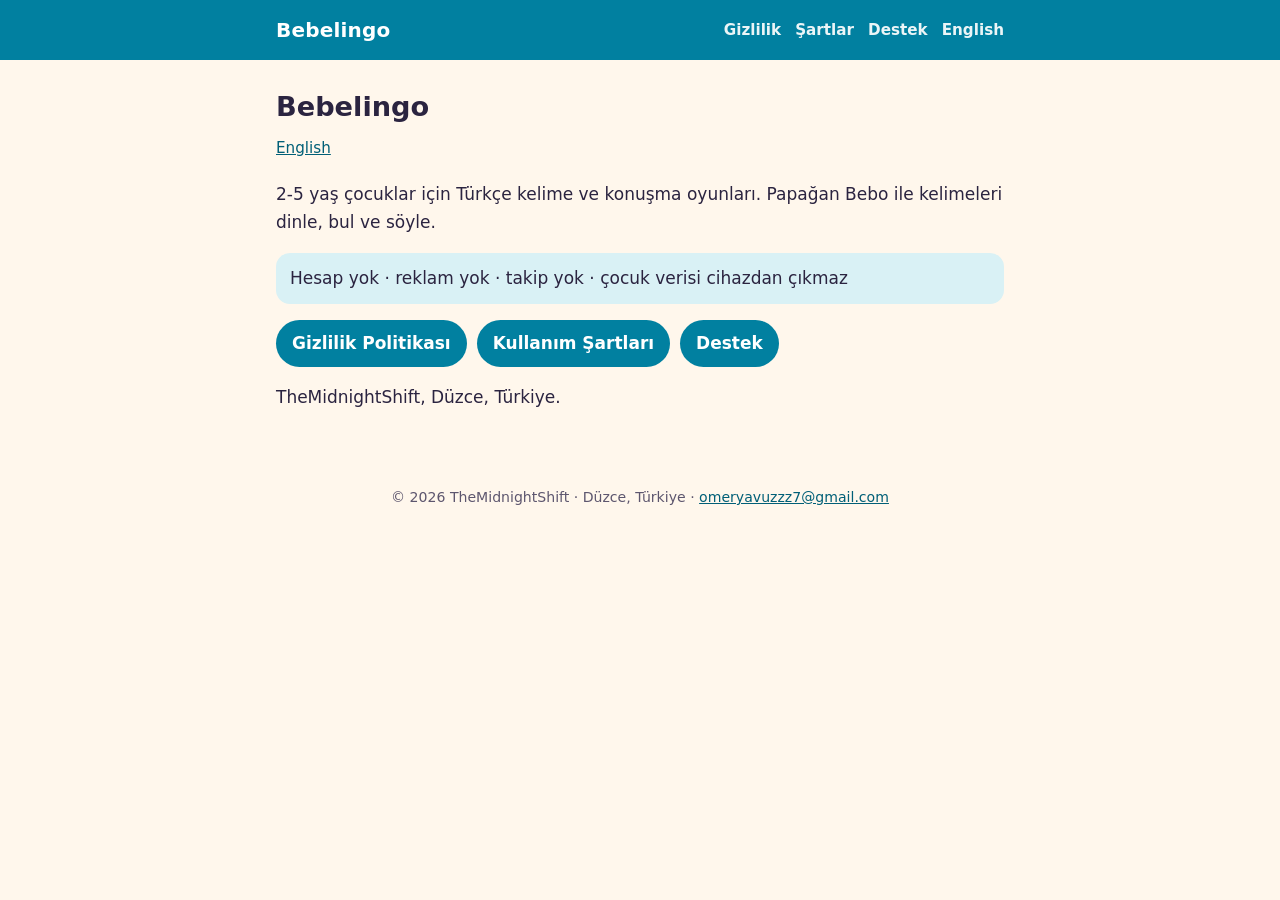
<file: index.html>
<!doctype html>
<html lang="tr">
<head>
<meta charset="utf-8">
<meta name="viewport" content="width=device-width, initial-scale=1">
<title>Bebelingo</title>
<meta name="description" content="Bebelingo: 2-5 yaş için Türkçe kelime ve konuşma oyunları. Bebelingo.">
<link rel="stylesheet" href="style.css">
<link rel="icon" href="icon.png">
</head>
<body>
<header><div class="wrap">
<a class="brand" href="index.html">Bebelingo</a>
<nav><a href="privacy.html">Gizlilik</a><a href="terms.html">Şartlar</a><a href="support.html">Destek</a><a href="index-en.html" hreflang="en">English</a></nav>
</div></header>
<main class="wrap">
<h1>Bebelingo</h1>
<p class="meta"><a class="lang" href="index-en.html" hreflang="en">English</a></p>
<p>2-5 yaş çocuklar için Türkçe kelime ve konuşma oyunları. Papağan Bebo ile kelimeleri dinle, bul ve söyle.</p>
<div class="note">Hesap yok · reklam yok · takip yok · çocuk verisi cihazdan çıkmaz</div>
<div class="buttons"><a href="privacy.html">Gizlilik Politikası</a><a href="terms.html">Kullanım Şartları</a><a href="support.html">Destek</a></div>
<p>TheMidnightShift, Düzce, Türkiye.</p>
</main>
<footer>© 2026 TheMidnightShift · Düzce, Türkiye · <a href="mailto:omeryavuzzz7@gmail.com">omeryavuzzz7@gmail.com</a></footer>
</body>
</html>
</file>
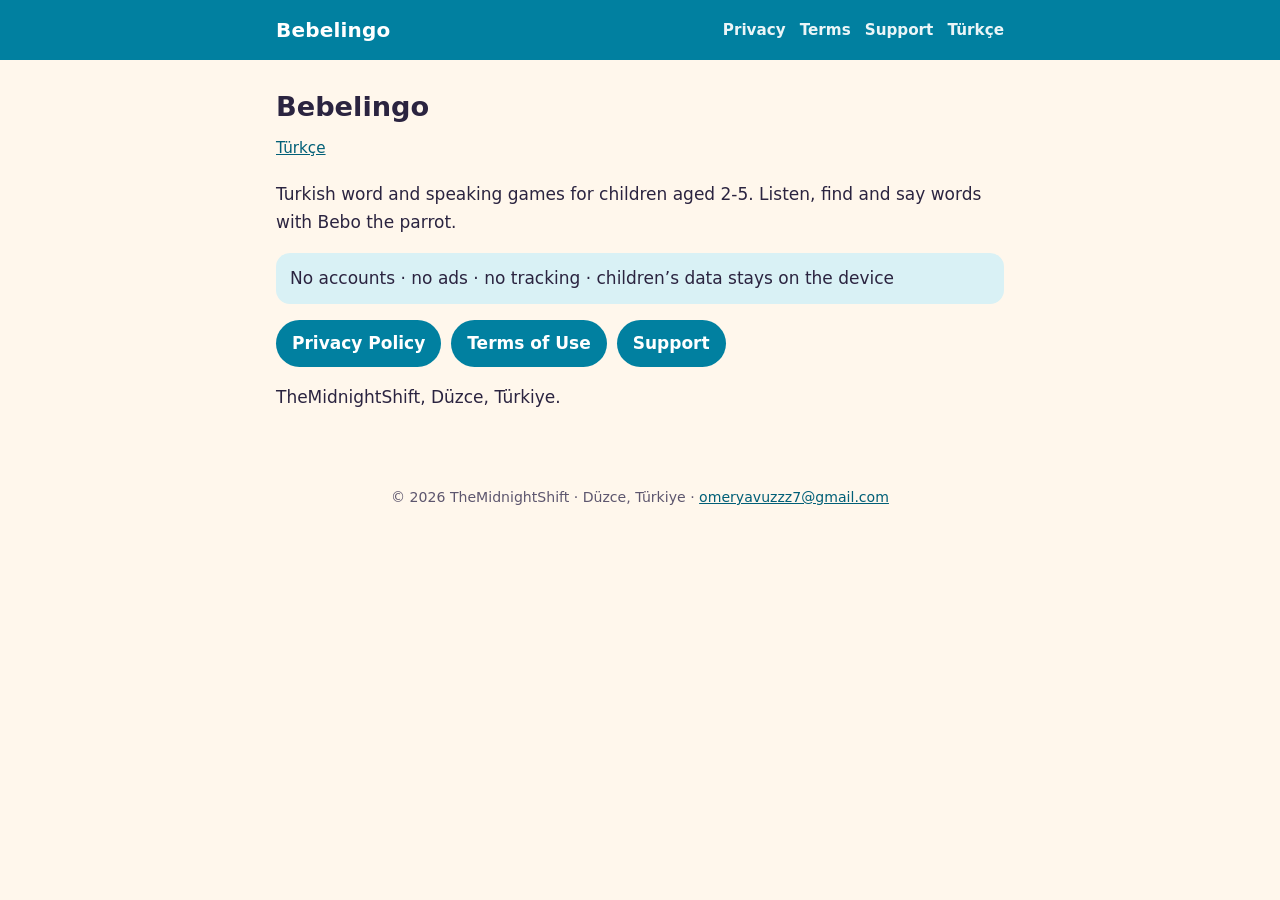
<file: index-en.html>
<!doctype html>
<html lang="en">
<head>
<meta charset="utf-8">
<meta name="viewport" content="width=device-width, initial-scale=1">
<title>Bebelingo</title>
<meta name="description" content="Bebelingo: 2-5 yaş için Türkçe kelime ve konuşma oyunları. Bebelingo.">
<link rel="stylesheet" href="style.css">
<link rel="icon" href="icon.png">
</head>
<body>
<header><div class="wrap">
<a class="brand" href="index-en.html">Bebelingo</a>
<nav><a href="privacy-en.html">Privacy</a><a href="terms-en.html">Terms</a><a href="support-en.html">Support</a><a href="index.html" hreflang="tr">Türkçe</a></nav>
</div></header>
<main class="wrap">
<h1>Bebelingo</h1>
<p class="meta"><a class="lang" href="index.html" hreflang="tr">Türkçe</a></p>
<p>Turkish word and speaking games for children aged 2-5. Listen, find and say words with Bebo the parrot.</p>
<div class="note">No accounts · no ads · no tracking · children’s data stays on the device</div>
<div class="buttons"><a href="privacy-en.html">Privacy Policy</a><a href="terms-en.html">Terms of Use</a><a href="support-en.html">Support</a></div>
<p>TheMidnightShift, Düzce, Türkiye.</p>
</main>
<footer>© 2026 TheMidnightShift · Düzce, Türkiye · <a href="mailto:omeryavuzzz7@gmail.com">omeryavuzzz7@gmail.com</a></footer>
</body>
</html>
</file>
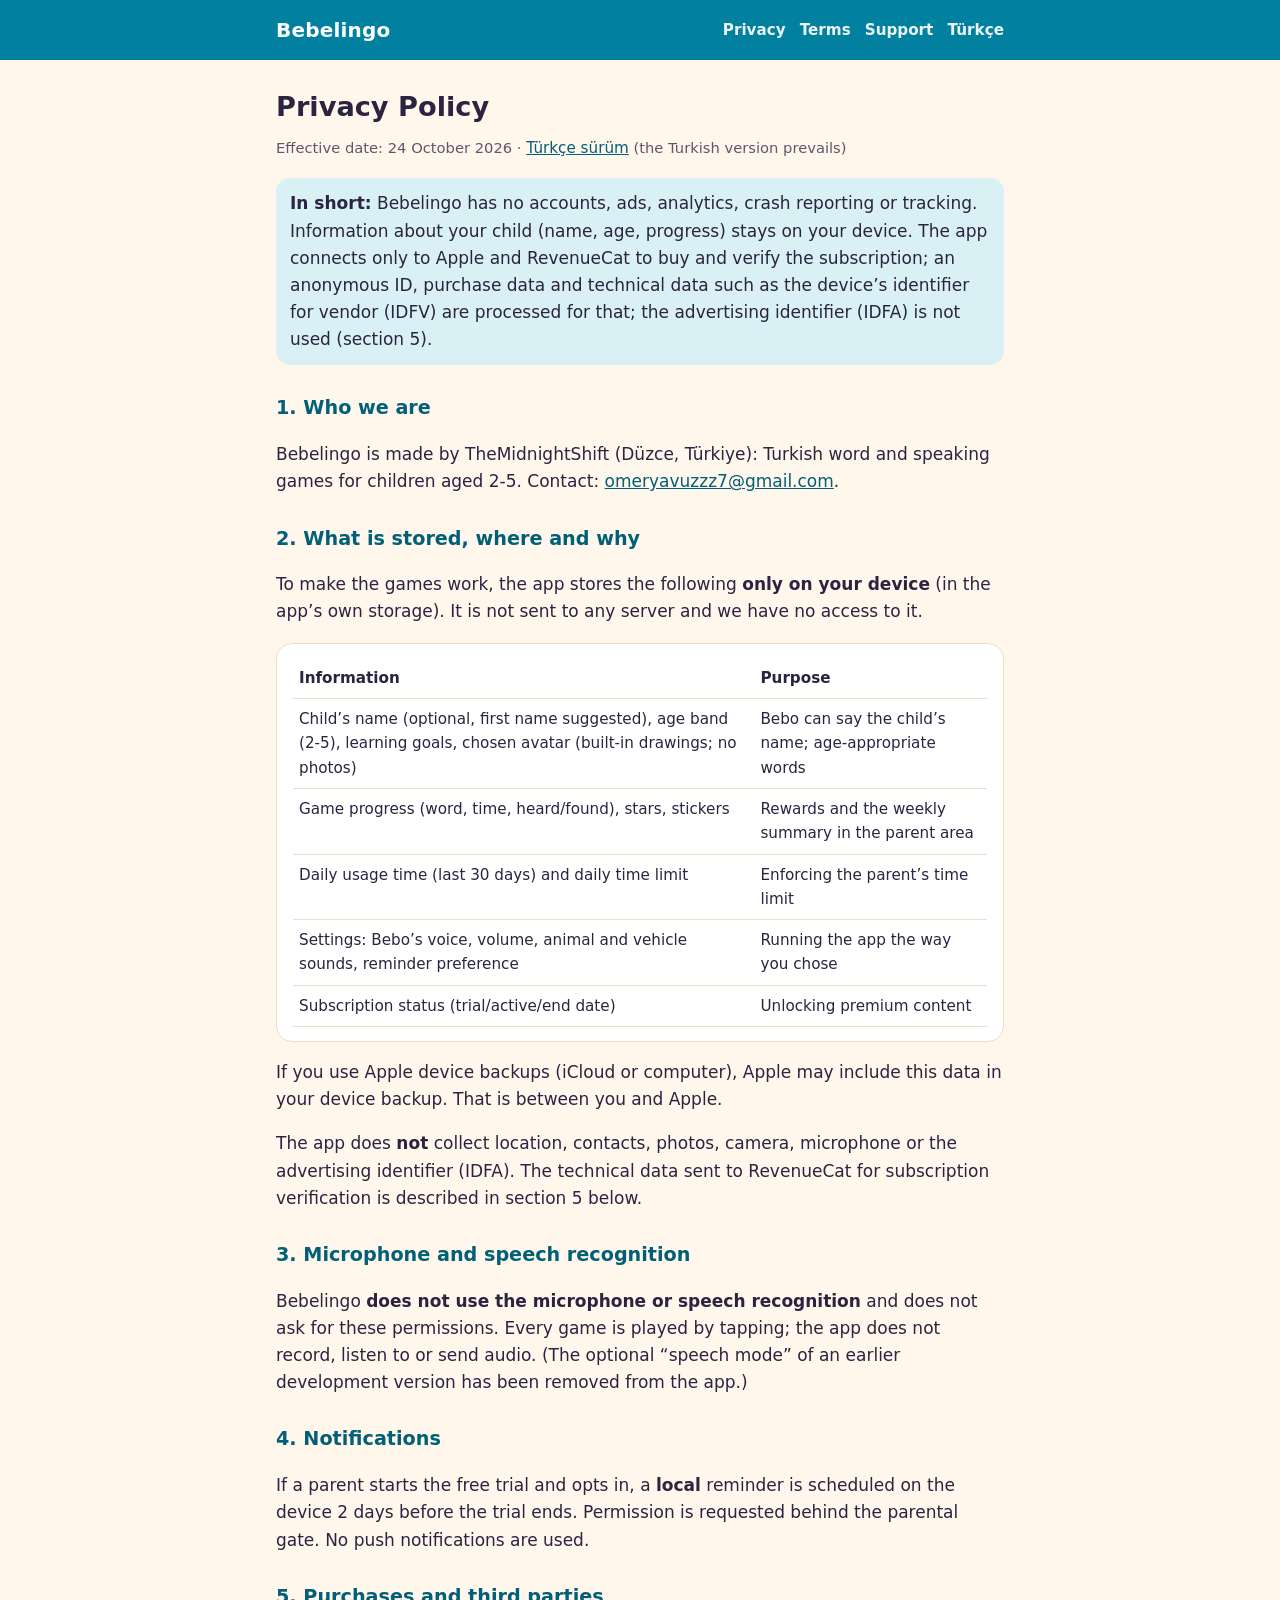
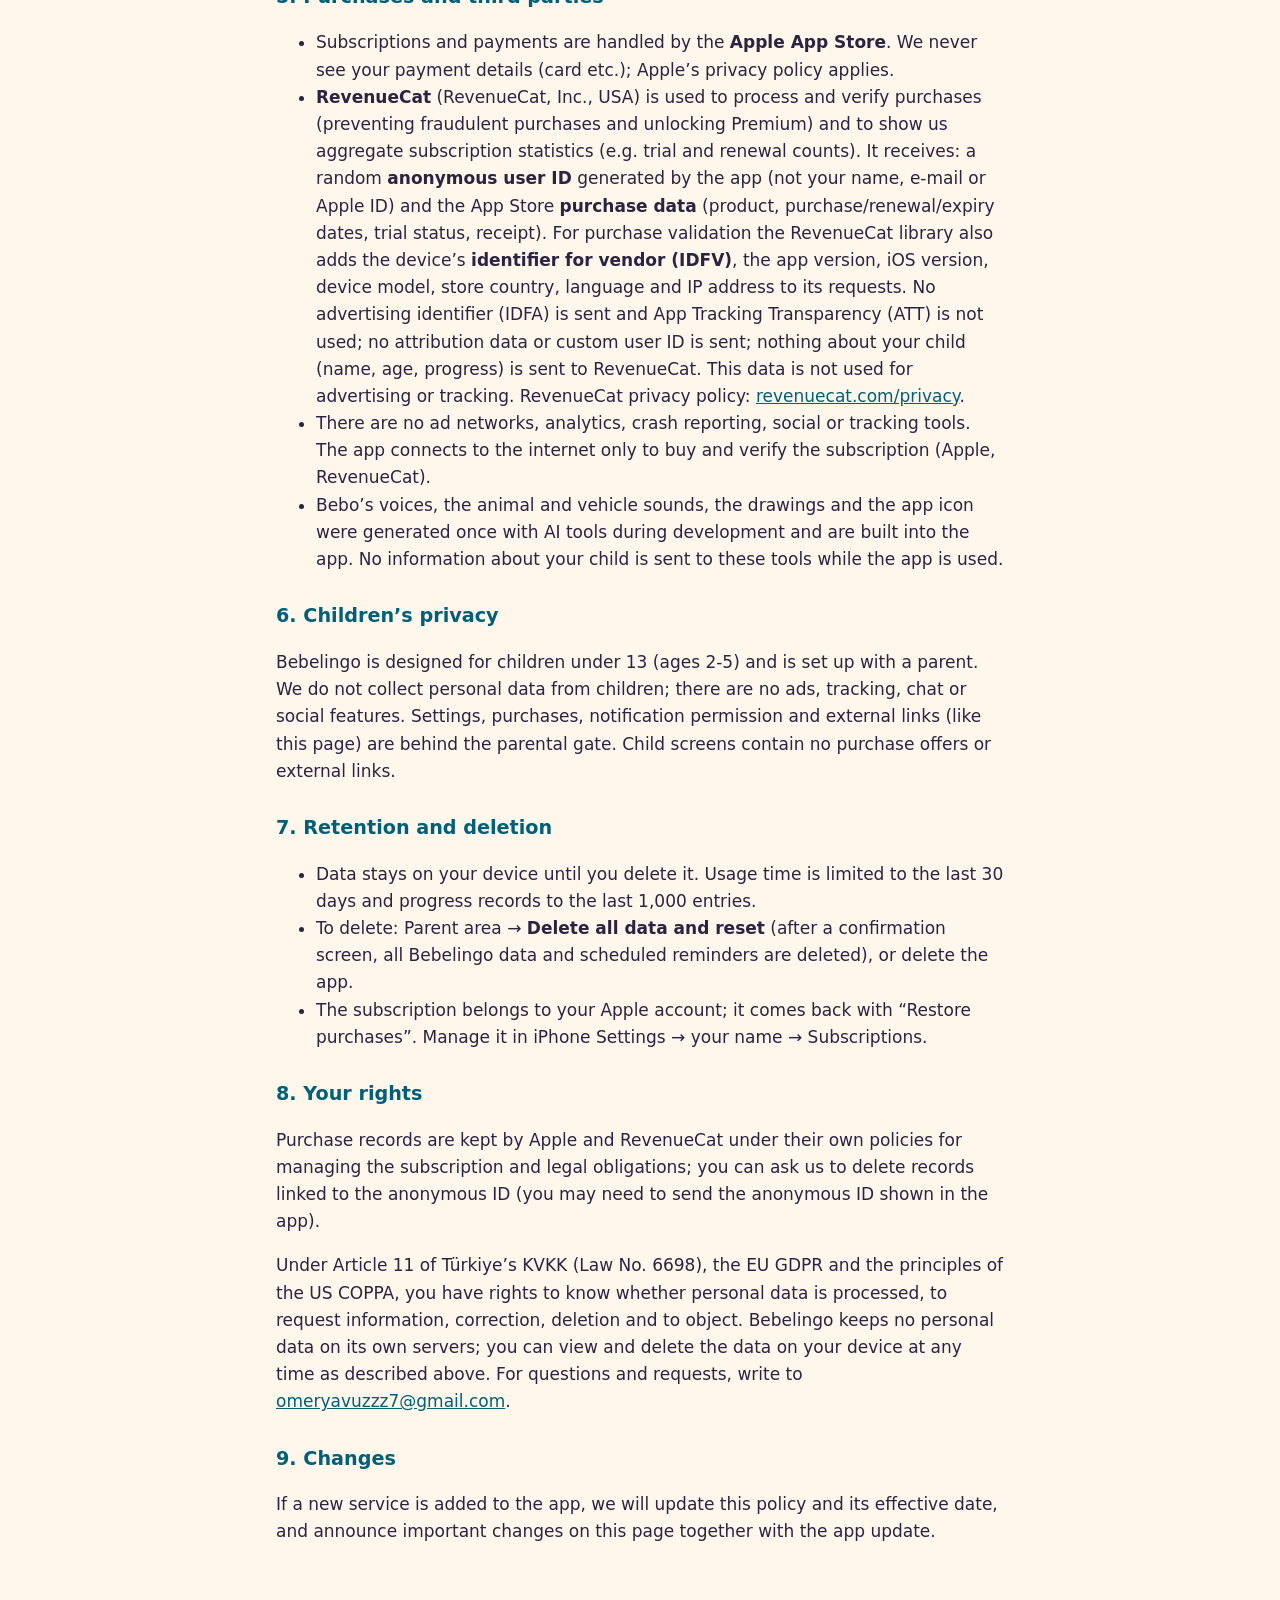
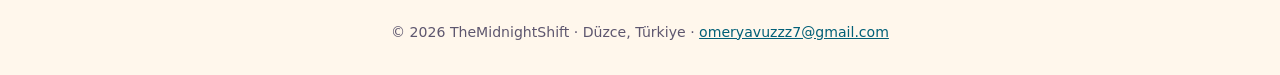
<file: privacy-en.html>
<!doctype html>
<html lang="en">
<head>
<meta charset="utf-8">
<meta name="viewport" content="width=device-width, initial-scale=1">
<title>Privacy Policy · Bebelingo</title>
<meta name="description" content="Bebelingo: 2-5 yaş için Türkçe kelime ve konuşma oyunları. Privacy Policy.">
<link rel="stylesheet" href="style.css">
<link rel="icon" href="icon.png">
</head>
<body>
<header><div class="wrap">
<a class="brand" href="index-en.html">Bebelingo</a>
<nav><a href="privacy-en.html">Privacy</a><a href="terms-en.html">Terms</a><a href="support-en.html">Support</a><a href="privacy.html" hreflang="tr">Türkçe</a></nav>
</div></header>
<main class="wrap">
<h1>Privacy Policy</h1>
<p class="meta">Effective date: 24 October 2026 · <a class="lang" href="privacy.html" hreflang="tr">Türkçe sürüm</a> (the Turkish version prevails)</p>

<div class="note"><strong>In short:</strong> Bebelingo has no accounts, ads, analytics, crash reporting or tracking. Information about your child (name, age, progress) stays on your device. The app connects only to Apple and RevenueCat to buy and verify the subscription; an anonymous ID, purchase data and technical data such as the device’s identifier for vendor (IDFV) are processed for that; the advertising identifier (IDFA) is not used (section 5).</div>

<h2>1. Who we are</h2>
<p>Bebelingo is made by TheMidnightShift (Düzce, Türkiye): Turkish word and speaking games for children aged 2-5. Contact: <a href="mailto:omeryavuzzz7@gmail.com">omeryavuzzz7@gmail.com</a>.</p>

<h2>2. What is stored, where and why</h2>
<p>To make the games work, the app stores the following <strong>only on your device</strong> (in the app’s own storage). It is not sent to any server and we have no access to it.</p>
<div class="card"><table>
<tr><th>Information</th><th>Purpose</th></tr>
<tr><td>Child’s name (optional, first name suggested), age band (2-5), learning goals, chosen avatar (built-in drawings; no photos)</td><td>Bebo can say the child’s name; age-appropriate words</td></tr>
<tr><td>Game progress (word, time, heard/found), stars, stickers</td><td>Rewards and the weekly summary in the parent area</td></tr>
<tr><td>Daily usage time (last 30 days) and daily time limit</td><td>Enforcing the parent’s time limit</td></tr>
<tr><td>Settings: Bebo’s voice, volume, animal and vehicle sounds, reminder preference</td><td>Running the app the way you chose</td></tr>
<tr><td>Subscription status (trial/active/end date)</td><td>Unlocking premium content</td></tr>
</table></div>
<p>If you use Apple device backups (iCloud or computer), Apple may include this data in your device backup. That is between you and Apple.</p>
<p>The app does <strong>not</strong> collect location, contacts, photos, camera, microphone or the advertising identifier (IDFA). The technical data sent to RevenueCat for subscription verification is described in section 5 below.</p>

<h2>3. Microphone and speech recognition</h2>
<p>Bebelingo <strong>does not use the microphone or speech recognition</strong> and does not ask for these permissions. Every game is played by tapping; the app does not record, listen to or send audio. (The optional “speech mode” of an earlier development version has been removed from the app.)</p>

<h2>4. Notifications</h2>
<p>If a parent starts the free trial and opts in, a <strong>local</strong> reminder is scheduled on the device 2 days before the trial ends. Permission is requested behind the parental gate. No push notifications are used.</p>

<h2>5. Purchases and third parties</h2>
<ul>
<li>Subscriptions and payments are handled by the <strong>Apple App Store</strong>. We never see your payment details (card etc.); Apple’s privacy policy applies.</li>
<li><strong>RevenueCat</strong> (RevenueCat, Inc., USA) is used to process and verify purchases (preventing fraudulent purchases and unlocking Premium) and to show us aggregate subscription statistics (e.g. trial and renewal counts). It receives: a random <strong>anonymous user ID</strong> generated by the app (not your name, e-mail or Apple ID) and the App Store <strong>purchase data</strong> (product, purchase/renewal/expiry dates, trial status, receipt). For purchase validation the RevenueCat library also adds the device’s <strong>identifier for vendor (IDFV)</strong>, the app version, iOS version, device model, store country, language and IP address to its requests. No advertising identifier (IDFA) is sent and App Tracking Transparency (ATT) is not used; no attribution data or custom user ID is sent; nothing about your child (name, age, progress) is sent to RevenueCat. This data is not used for advertising or tracking. RevenueCat privacy policy: <a href="https://www.revenuecat.com/privacy">revenuecat.com/privacy</a>.</li>
<li>There are no ad networks, analytics, crash reporting, social or tracking tools. The app connects to the internet only to buy and verify the subscription (Apple, RevenueCat).</li>
<li>Bebo’s voices, the animal and vehicle sounds, the drawings and the app icon were generated once with AI tools during development and are built into the app. No information about your child is sent to these tools while the app is used.</li>
</ul>

<h2>6. Children’s privacy</h2>
<p>Bebelingo is designed for children under 13 (ages 2-5) and is set up with a parent. We do not collect personal data from children; there are no ads, tracking, chat or social features. Settings, purchases, notification permission and external links (like this page) are behind the parental gate. Child screens contain no purchase offers or external links.</p>

<h2>7. Retention and deletion</h2>
<ul>
<li>Data stays on your device until you delete it. Usage time is limited to the last 30 days and progress records to the last 1,000 entries.</li>
<li>To delete: Parent area → <strong>Delete all data and reset</strong> (after a confirmation screen, all Bebelingo data and scheduled reminders are deleted), or delete the app.</li>
<li>The subscription belongs to your Apple account; it comes back with “Restore purchases”. Manage it in iPhone Settings → your name → Subscriptions.</li>
</ul>

<h2>8. Your rights</h2>
<p>Purchase records are kept by Apple and RevenueCat under their own policies for managing the subscription and legal obligations; you can ask us to delete records linked to the anonymous ID (you may need to send the anonymous ID shown in the app).</p>
<p>Under Article 11 of Türkiye’s KVKK (Law No. 6698), the EU GDPR and the principles of the US COPPA, you have rights to know whether personal data is processed, to request information, correction, deletion and to object. Bebelingo keeps no personal data on its own servers; you can view and delete the data on your device at any time as described above. For questions and requests, write to <a href="mailto:omeryavuzzz7@gmail.com">omeryavuzzz7@gmail.com</a>.</p>

<h2>9. Changes</h2>
<p>If a new service is added to the app, we will update this policy and its effective date, and announce important changes on this page together with the app update.</p>
</main>
<footer>© 2026 TheMidnightShift · Düzce, Türkiye · <a href="mailto:omeryavuzzz7@gmail.com">omeryavuzzz7@gmail.com</a></footer>
</body>
</html>
</file>
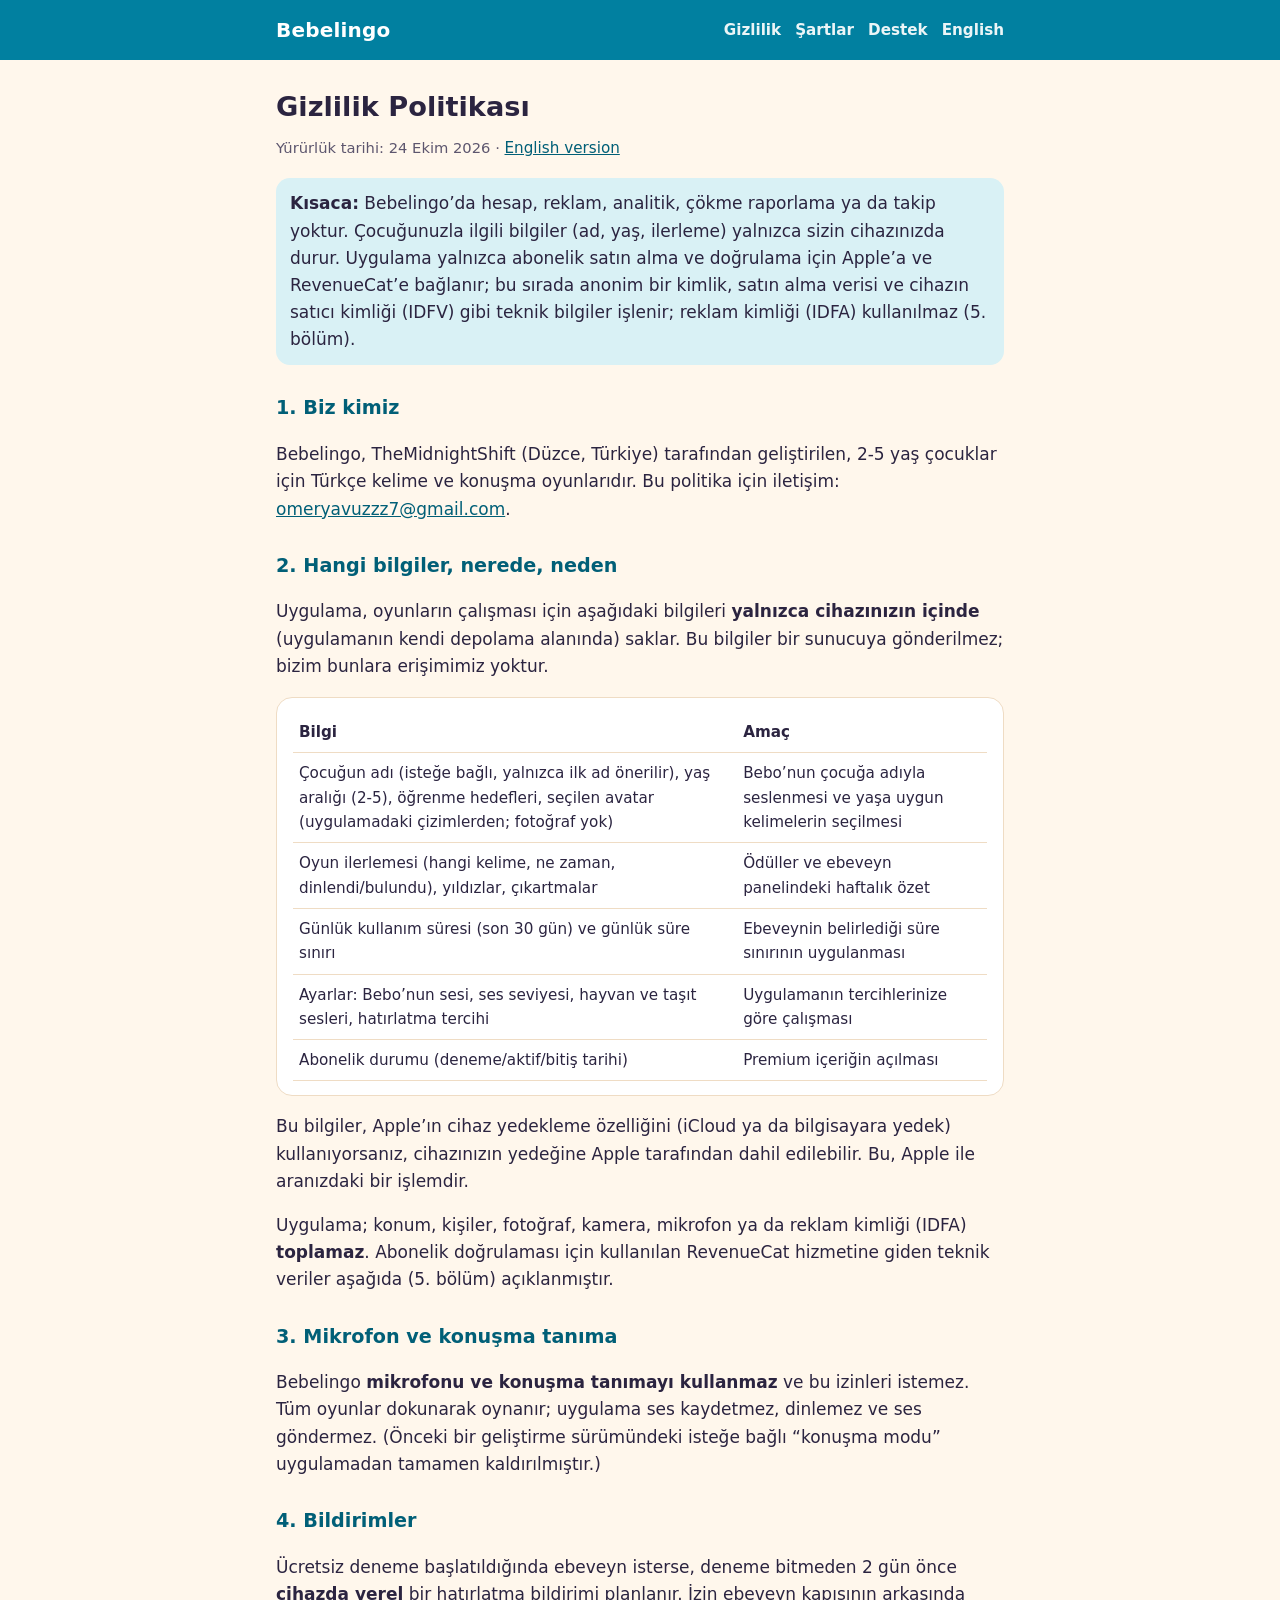
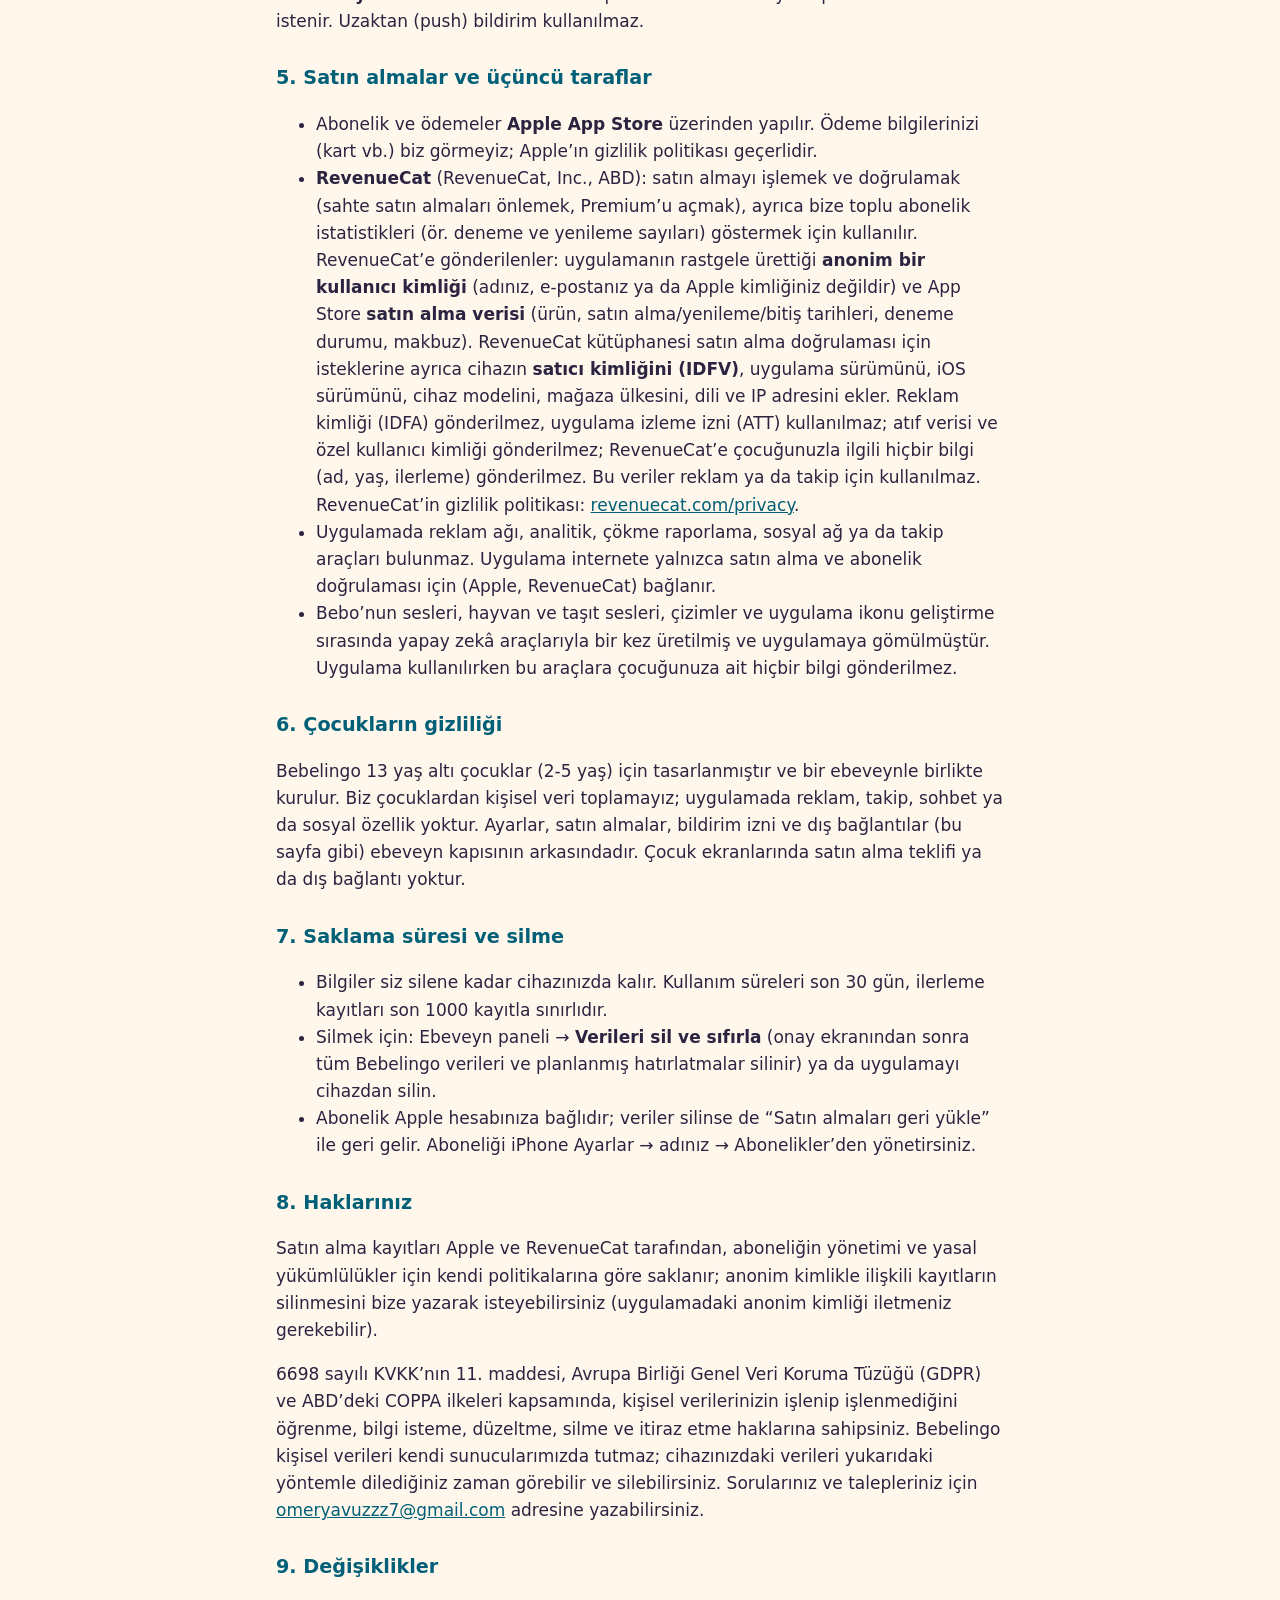
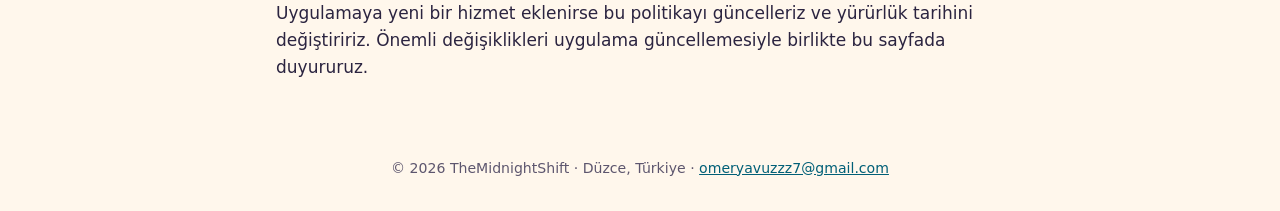
<file: privacy.html>
<!doctype html>
<html lang="tr">
<head>
<meta charset="utf-8">
<meta name="viewport" content="width=device-width, initial-scale=1">
<title>Gizlilik Politikası · Bebelingo</title>
<meta name="description" content="Bebelingo: 2-5 yaş için Türkçe kelime ve konuşma oyunları. Gizlilik Politikası.">
<link rel="stylesheet" href="style.css">
<link rel="icon" href="icon.png">
</head>
<body>
<header><div class="wrap">
<a class="brand" href="index.html">Bebelingo</a>
<nav><a href="privacy.html">Gizlilik</a><a href="terms.html">Şartlar</a><a href="support.html">Destek</a><a href="privacy-en.html" hreflang="en">English</a></nav>
</div></header>
<main class="wrap">
<h1>Gizlilik Politikası</h1>
<p class="meta">Yürürlük tarihi: 24 Ekim 2026 · <a class="lang" href="privacy-en.html" hreflang="en">English version</a></p>

<div class="note"><strong>Kısaca:</strong> Bebelingo’da hesap, reklam, analitik, çökme raporlama ya da takip yoktur. Çocuğunuzla ilgili bilgiler (ad, yaş, ilerleme) yalnızca sizin cihazınızda durur. Uygulama yalnızca abonelik satın alma ve doğrulama için Apple’a ve RevenueCat’e bağlanır; bu sırada anonim bir kimlik, satın alma verisi ve cihazın satıcı kimliği (IDFV) gibi teknik bilgiler işlenir; reklam kimliği (IDFA) kullanılmaz (5. bölüm).</div>

<h2>1. Biz kimiz</h2>
<p>Bebelingo, TheMidnightShift (Düzce, Türkiye) tarafından geliştirilen, 2-5 yaş çocuklar için Türkçe kelime ve konuşma oyunlarıdır. Bu politika için iletişim: <a href="mailto:omeryavuzzz7@gmail.com">omeryavuzzz7@gmail.com</a>.</p>

<h2>2. Hangi bilgiler, nerede, neden</h2>
<p>Uygulama, oyunların çalışması için aşağıdaki bilgileri <strong>yalnızca cihazınızın içinde</strong> (uygulamanın kendi depolama alanında) saklar. Bu bilgiler bir sunucuya gönderilmez; bizim bunlara erişimimiz yoktur.</p>
<div class="card"><table>
<tr><th>Bilgi</th><th>Amaç</th></tr>
<tr><td>Çocuğun adı (isteğe bağlı, yalnızca ilk ad önerilir), yaş aralığı (2-5), öğrenme hedefleri, seçilen avatar (uygulamadaki çizimlerden; fotoğraf yok)</td><td>Bebo’nun çocuğa adıyla seslenmesi ve yaşa uygun kelimelerin seçilmesi</td></tr>
<tr><td>Oyun ilerlemesi (hangi kelime, ne zaman, dinlendi/bulundu), yıldızlar, çıkartmalar</td><td>Ödüller ve ebeveyn panelindeki haftalık özet</td></tr>
<tr><td>Günlük kullanım süresi (son 30 gün) ve günlük süre sınırı</td><td>Ebeveynin belirlediği süre sınırının uygulanması</td></tr>
<tr><td>Ayarlar: Bebo’nun sesi, ses seviyesi, hayvan ve taşıt sesleri, hatırlatma tercihi</td><td>Uygulamanın tercihlerinize göre çalışması</td></tr>
<tr><td>Abonelik durumu (deneme/aktif/bitiş tarihi)</td><td>Premium içeriğin açılması</td></tr>
</table></div>
<p>Bu bilgiler, Apple’ın cihaz yedekleme özelliğini (iCloud ya da bilgisayara yedek) kullanıyorsanız, cihazınızın yedeğine Apple tarafından dahil edilebilir. Bu, Apple ile aranızdaki bir işlemdir.</p>
<p>Uygulama; konum, kişiler, fotoğraf, kamera, mikrofon ya da reklam kimliği (IDFA) <strong>toplamaz</strong>. Abonelik doğrulaması için kullanılan RevenueCat hizmetine giden teknik veriler aşağıda (5. bölüm) açıklanmıştır.</p>

<h2>3. Mikrofon ve konuşma tanıma</h2>
<p>Bebelingo <strong>mikrofonu ve konuşma tanımayı kullanmaz</strong> ve bu izinleri istemez. Tüm oyunlar dokunarak oynanır; uygulama ses kaydetmez, dinlemez ve ses göndermez. (Önceki bir geliştirme sürümündeki isteğe bağlı “konuşma modu” uygulamadan tamamen kaldırılmıştır.)</p>

<h2>4. Bildirimler</h2>
<p>Ücretsiz deneme başlatıldığında ebeveyn isterse, deneme bitmeden 2 gün önce <strong>cihazda yerel</strong> bir hatırlatma bildirimi planlanır. İzin ebeveyn kapısının arkasında istenir. Uzaktan (push) bildirim kullanılmaz.</p>

<h2>5. Satın almalar ve üçüncü taraflar</h2>
<ul>
<li>Abonelik ve ödemeler <strong>Apple App Store</strong> üzerinden yapılır. Ödeme bilgilerinizi (kart vb.) biz görmeyiz; Apple’ın gizlilik politikası geçerlidir.</li>
<li><strong>RevenueCat</strong> (RevenueCat, Inc., ABD): satın almayı işlemek ve doğrulamak (sahte satın almaları önlemek, Premium’u açmak), ayrıca bize toplu abonelik istatistikleri (ör. deneme ve yenileme sayıları) göstermek için kullanılır. RevenueCat’e gönderilenler: uygulamanın rastgele ürettiği <strong>anonim bir kullanıcı kimliği</strong> (adınız, e-postanız ya da Apple kimliğiniz değildir) ve App Store <strong>satın alma verisi</strong> (ürün, satın alma/yenileme/bitiş tarihleri, deneme durumu, makbuz). RevenueCat kütüphanesi satın alma doğrulaması için isteklerine ayrıca cihazın <strong>satıcı kimliğini (IDFV)</strong>, uygulama sürümünü, iOS sürümünü, cihaz modelini, mağaza ülkesini, dili ve IP adresini ekler. Reklam kimliği (IDFA) gönderilmez, uygulama izleme izni (ATT) kullanılmaz; atıf verisi ve özel kullanıcı kimliği gönderilmez; RevenueCat’e çocuğunuzla ilgili hiçbir bilgi (ad, yaş, ilerleme) gönderilmez. Bu veriler reklam ya da takip için kullanılmaz. RevenueCat’in gizlilik politikası: <a href="https://www.revenuecat.com/privacy">revenuecat.com/privacy</a>.</li>
<li>Uygulamada reklam ağı, analitik, çökme raporlama, sosyal ağ ya da takip araçları bulunmaz. Uygulama internete yalnızca satın alma ve abonelik doğrulaması için (Apple, RevenueCat) bağlanır.</li>
<li>Bebo’nun sesleri, hayvan ve taşıt sesleri, çizimler ve uygulama ikonu geliştirme sırasında yapay zekâ araçlarıyla bir kez üretilmiş ve uygulamaya gömülmüştür. Uygulama kullanılırken bu araçlara çocuğunuza ait hiçbir bilgi gönderilmez.</li>
</ul>

<h2>6. Çocukların gizliliği</h2>
<p>Bebelingo 13 yaş altı çocuklar (2-5 yaş) için tasarlanmıştır ve bir ebeveynle birlikte kurulur. Biz çocuklardan kişisel veri toplamayız; uygulamada reklam, takip, sohbet ya da sosyal özellik yoktur. Ayarlar, satın almalar, bildirim izni ve dış bağlantılar (bu sayfa gibi) ebeveyn kapısının arkasındadır. Çocuk ekranlarında satın alma teklifi ya da dış bağlantı yoktur.</p>

<h2>7. Saklama süresi ve silme</h2>
<ul>
<li>Bilgiler siz silene kadar cihazınızda kalır. Kullanım süreleri son 30 gün, ilerleme kayıtları son 1000 kayıtla sınırlıdır.</li>
<li>Silmek için: Ebeveyn paneli → <strong>Verileri sil ve sıfırla</strong> (onay ekranından sonra tüm Bebelingo verileri ve planlanmış hatırlatmalar silinir) ya da uygulamayı cihazdan silin.</li>
<li>Abonelik Apple hesabınıza bağlıdır; veriler silinse de “Satın almaları geri yükle” ile geri gelir. Aboneliği iPhone Ayarlar → adınız → Abonelikler’den yönetirsiniz.</li>
</ul>

<h2>8. Haklarınız</h2>
<p>Satın alma kayıtları Apple ve RevenueCat tarafından, aboneliğin yönetimi ve yasal yükümlülükler için kendi politikalarına göre saklanır; anonim kimlikle ilişkili kayıtların silinmesini bize yazarak isteyebilirsiniz (uygulamadaki anonim kimliği iletmeniz gerekebilir).</p>
<p>6698 sayılı KVKK’nın 11. maddesi, Avrupa Birliği Genel Veri Koruma Tüzüğü (GDPR) ve ABD’deki COPPA ilkeleri kapsamında, kişisel verilerinizin işlenip işlenmediğini öğrenme, bilgi isteme, düzeltme, silme ve itiraz etme haklarına sahipsiniz. Bebelingo kişisel verileri kendi sunucularımızda tutmaz; cihazınızdaki verileri yukarıdaki yöntemle dilediğiniz zaman görebilir ve silebilirsiniz. Sorularınız ve talepleriniz için <a href="mailto:omeryavuzzz7@gmail.com">omeryavuzzz7@gmail.com</a> adresine yazabilirsiniz.</p>

<h2>9. Değişiklikler</h2>
<p>Uygulamaya yeni bir hizmet eklenirse bu politikayı güncelleriz ve yürürlük tarihini değiştiririz. Önemli değişiklikleri uygulama güncellemesiyle birlikte bu sayfada duyururuz.</p>
</main>
<footer>© 2026 TheMidnightShift · Düzce, Türkiye · <a href="mailto:omeryavuzzz7@gmail.com">omeryavuzzz7@gmail.com</a></footer>
</body>
</html>
</file>
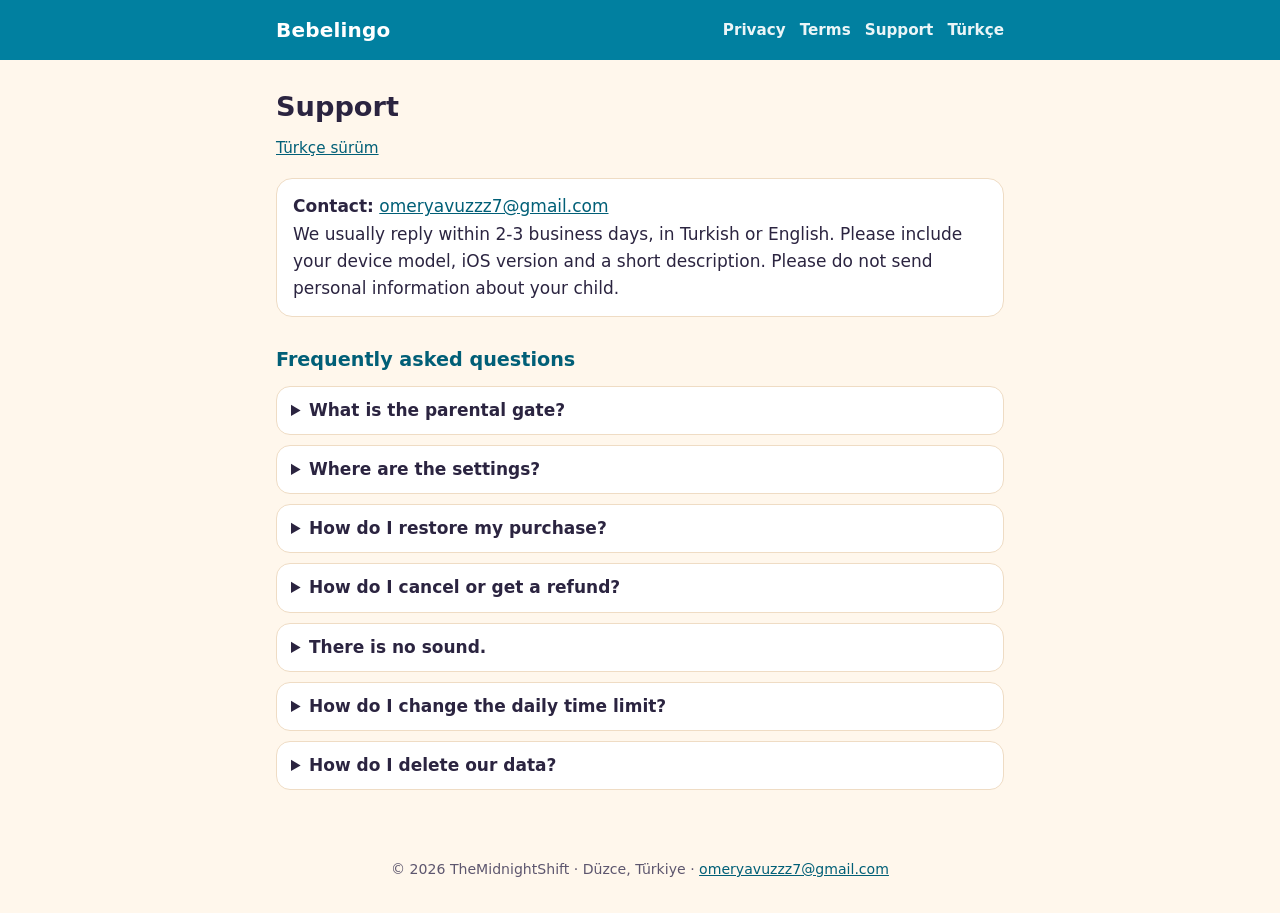
<file: support-en.html>
<!doctype html>
<html lang="en">
<head>
<meta charset="utf-8">
<meta name="viewport" content="width=device-width, initial-scale=1">
<title>Support · Bebelingo</title>
<meta name="description" content="Bebelingo: 2-5 yaş için Türkçe kelime ve konuşma oyunları. Support.">
<link rel="stylesheet" href="style.css">
<link rel="icon" href="icon.png">
</head>
<body>
<header><div class="wrap">
<a class="brand" href="index-en.html">Bebelingo</a>
<nav><a href="privacy-en.html">Privacy</a><a href="terms-en.html">Terms</a><a href="support-en.html">Support</a><a href="support.html" hreflang="tr">Türkçe</a></nav>
</div></header>
<main class="wrap">
<h1>Support</h1>
<p class="meta"><a class="lang" href="support.html" hreflang="tr">Türkçe sürüm</a></p>

<div class="card"><strong>Contact:</strong> <a href="mailto:omeryavuzzz7@gmail.com?subject=Bebelingo%20support">omeryavuzzz7@gmail.com</a><br>
We usually reply within 2-3 business days, in Turkish or English. Please include your device model, iOS version and a short description. Please do not send personal information about your child.</div>

<h2>Frequently asked questions</h2>
<details><summary>What is the parental gate?</summary>
<p>Settings, purchases and external links sit behind a parental gate so young children do not open them by accident. Tap the correct answer to a two-digit addition question shown in words and digits. The gate stays open for a few minutes.</p></details>
<details><summary>Where are the settings?</summary>
<p>Tap the small gear icon in the top-right corner of the home screen and pass the parental gate. Child profile, sound, time limit, subscription and privacy are there.</p></details>
<details><summary>How do I restore my purchase?</summary>
<p>Parent area → Subscription → <strong>Restore purchases</strong>, signed in with the Apple account used to subscribe. Premium is a yearly subscription (₺349,99/year in Türkiye, 7-day free trial).</p></details>
<details><summary>How do I cancel or get a refund?</summary>
<p>iPhone Settings → your name → Subscriptions → Bebelingo → Cancel Subscription. Cancelling during the trial means no charge. Refunds are requested through Apple: <a href="https://reportaproblem.apple.com">reportaproblem.apple.com</a>.</p></details>
<details><summary>There is no sound.</summary>
<p>Turn up the phone volume and check Parent area → Sound and speech → volume. The “Sound test” there plays Bebo and an animal sound. Animal and vehicle sounds can be switched on or off on the same screen.</p></details>
<details><summary>How do I change the daily time limit?</summary>
<p>Parent area → Time limit and sleep. When time is up Bebo goes to sleep; a parent can allow a little more play for that day.</p></details>
<details><summary>How do I delete our data?</summary>
<p>Parent area → <strong>Delete all data and reset</strong>. After confirmation, the child’s name, progress, stars, settings and scheduled reminders are removed from the device. Deleting the app also removes all data. The subscription stays with your Apple account. Details: <a href="privacy-en.html">Privacy Policy</a>.</p></details>
</main>
<footer>© 2026 TheMidnightShift · Düzce, Türkiye · <a href="mailto:omeryavuzzz7@gmail.com">omeryavuzzz7@gmail.com</a></footer>
</body>
</html>
</file>
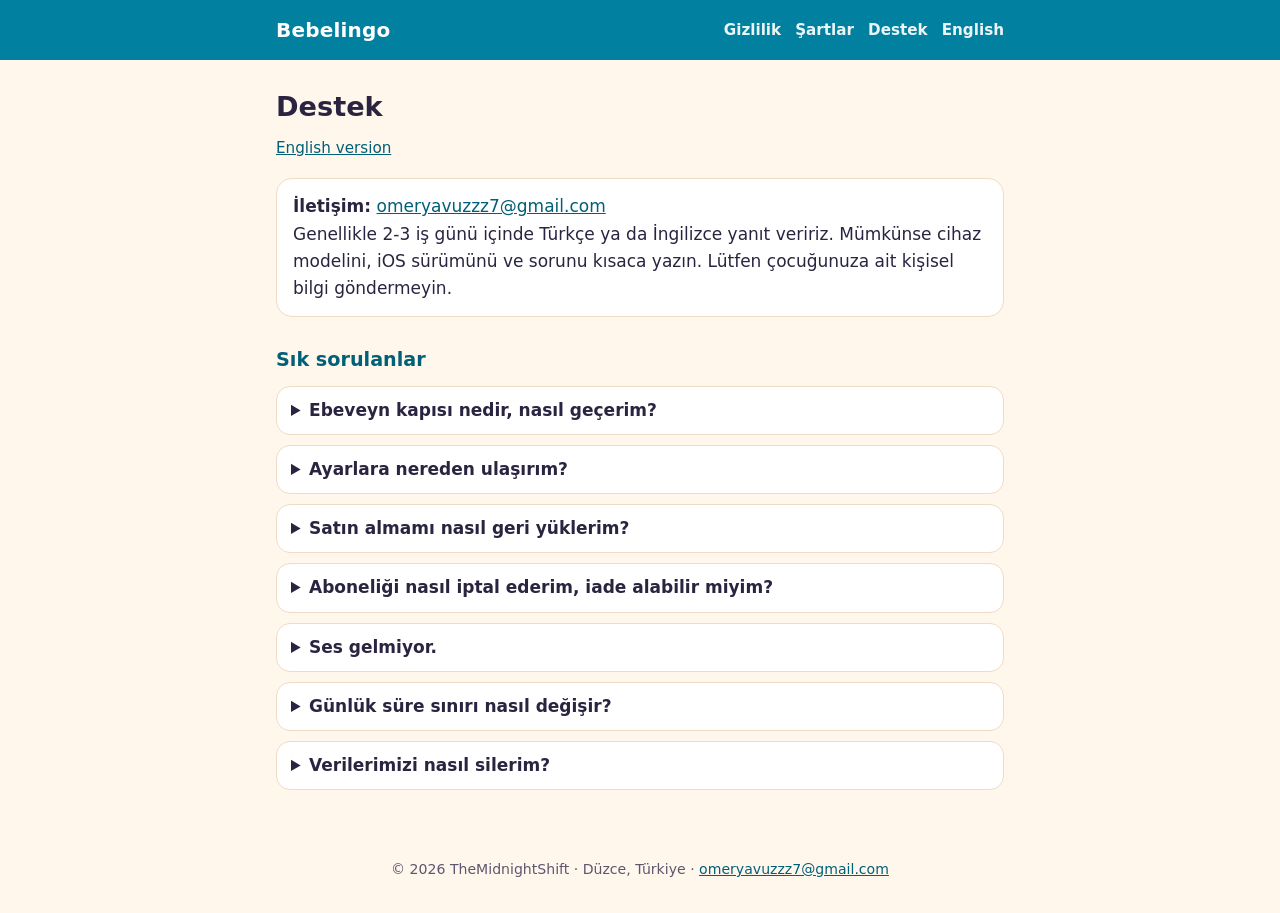
<file: support.html>
<!doctype html>
<html lang="tr">
<head>
<meta charset="utf-8">
<meta name="viewport" content="width=device-width, initial-scale=1">
<title>Destek · Bebelingo</title>
<meta name="description" content="Bebelingo: 2-5 yaş için Türkçe kelime ve konuşma oyunları. Destek.">
<link rel="stylesheet" href="style.css">
<link rel="icon" href="icon.png">
</head>
<body>
<header><div class="wrap">
<a class="brand" href="index.html">Bebelingo</a>
<nav><a href="privacy.html">Gizlilik</a><a href="terms.html">Şartlar</a><a href="support.html">Destek</a><a href="support-en.html" hreflang="en">English</a></nav>
</div></header>
<main class="wrap">
<h1>Destek</h1>
<p class="meta"><a class="lang" href="support-en.html" hreflang="en">English version</a></p>

<div class="card"><strong>İletişim:</strong> <a href="mailto:omeryavuzzz7@gmail.com?subject=Bebelingo%20destek">omeryavuzzz7@gmail.com</a><br>
Genellikle 2-3 iş günü içinde Türkçe ya da İngilizce yanıt veririz. Mümkünse cihaz modelini, iOS sürümünü ve sorunu kısaca yazın. Lütfen çocuğunuza ait kişisel bilgi göndermeyin.</div>

<h2>Sık sorulanlar</h2>
<details><summary>Ebeveyn kapısı nedir, nasıl geçerim?</summary>
<p>Ayarlar, satın almalar ve dış bağlantılar küçük çocukların yanlışlıkla açmaması için ebeveyn kapısının arkasındadır. Ekranda yazıyla ve rakamla gösterilen iki basamaklı bir toplama sorusunun doğru cevabına dokunun. Kapı birkaç dakika açık kalır.</p></details>
<details><summary>Ayarlara nereden ulaşırım?</summary>
<p>Ana ekranın sağ üst köşesindeki küçük dişli simgesine dokunun ve ebeveyn kapısını geçin. Çocuk profili, ses, süre sınırı, abonelik ve gizlilik bölümleri buradadır.</p></details>
<details><summary>Satın almamı nasıl geri yüklerim?</summary>
<p>Ebeveyn paneli → Abonelik → <strong>Satın almaları geri yükle</strong>. Aboneliği satın aldığınız Apple hesabıyla oturum açmış olmanız gerekir. Premium yıllık bir aboneliktir (Türkiye’de ₺349,99/yıl, 7 gün ücretsiz deneme).</p></details>
<details><summary>Aboneliği nasıl iptal ederim, iade alabilir miyim?</summary>
<p>iPhone Ayarlar → adınız → Abonelikler → Bebelingo → Aboneliği İptal Et. Deneme süresinde iptal ederseniz ücret alınmaz. İade talepleri Apple üzerinden yapılır: <a href="https://reportaproblem.apple.com">reportaproblem.apple.com</a>.</p></details>
<details><summary>Ses gelmiyor.</summary>
<p>Telefonun ses seviyesini artırın ve Ebeveyn paneli → Ses ve konuşma → ses seviyesini kontrol edin. Aynı ekrandaki “Ses testi” Bebo’yu ve bir hayvan sesini çalar. Hayvan ve taşıt seslerini aynı ekrandan açıp kapatabilirsiniz.</p></details>
<details><summary>Günlük süre sınırı nasıl değişir?</summary>
<p>Ebeveyn paneli → Süre sınırı ve uyku. Süre dolunca Bebo uyur; o gün için ebeveyn onayıyla biraz daha oynatabilirsiniz.</p></details>
<details><summary>Verilerimizi nasıl silerim?</summary>
<p>Ebeveyn paneli → <strong>Verileri sil ve sıfırla</strong>. Onaydan sonra çocuğun adı, ilerleme, yıldızlar, ayarlar ve planlanmış hatırlatmalar cihazdan silinir. Uygulamayı silmek de tüm verileri kaldırır. Abonelik Apple hesabınıza bağlı kalır. Ayrıntılar: <a href="privacy.html">Gizlilik Politikası</a>.</p></details>
</main>
<footer>© 2026 TheMidnightShift · Düzce, Türkiye · <a href="mailto:omeryavuzzz7@gmail.com">omeryavuzzz7@gmail.com</a></footer>
</body>
</html>
</file>
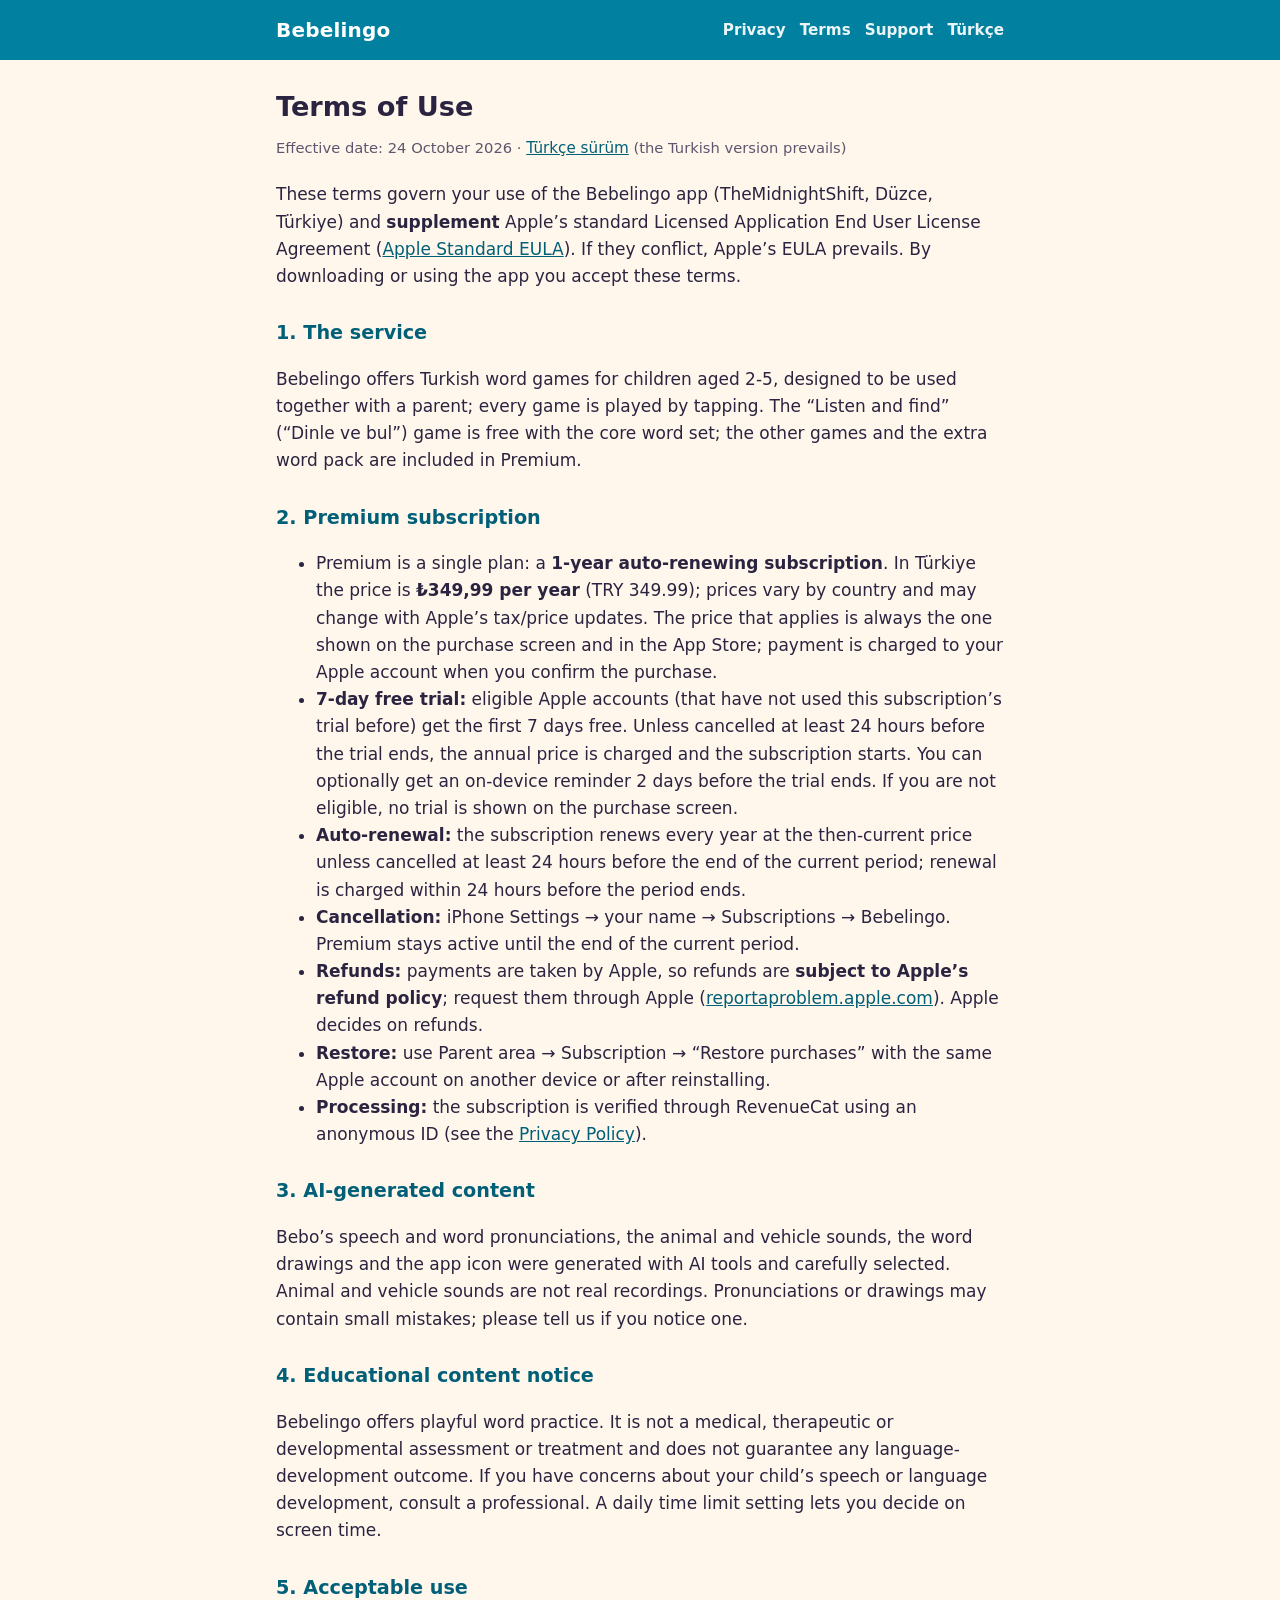
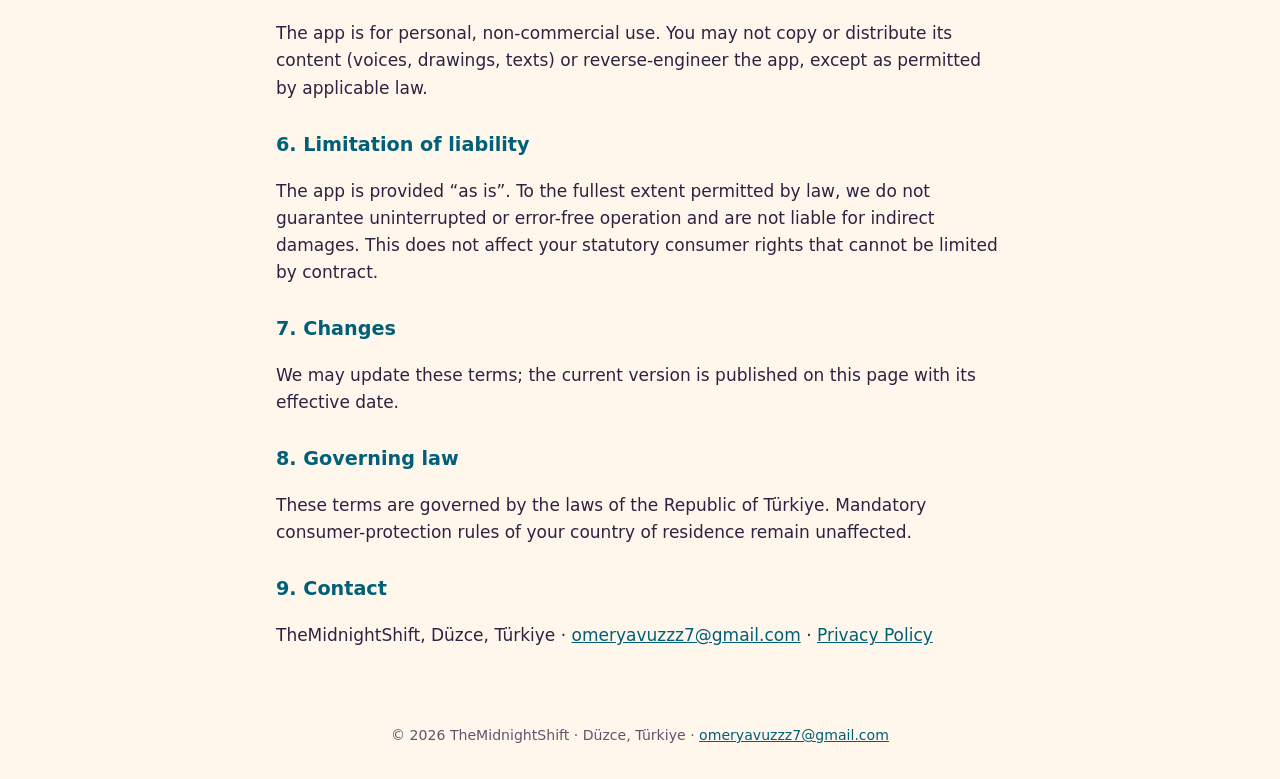
<file: terms-en.html>
<!doctype html>
<html lang="en">
<head>
<meta charset="utf-8">
<meta name="viewport" content="width=device-width, initial-scale=1">
<title>Terms of Use · Bebelingo</title>
<meta name="description" content="Bebelingo: 2-5 yaş için Türkçe kelime ve konuşma oyunları. Terms of Use.">
<link rel="stylesheet" href="style.css">
<link rel="icon" href="icon.png">
</head>
<body>
<header><div class="wrap">
<a class="brand" href="index-en.html">Bebelingo</a>
<nav><a href="privacy-en.html">Privacy</a><a href="terms-en.html">Terms</a><a href="support-en.html">Support</a><a href="terms.html" hreflang="tr">Türkçe</a></nav>
</div></header>
<main class="wrap">
<h1>Terms of Use</h1>
<p class="meta">Effective date: 24 October 2026 · <a class="lang" href="terms.html" hreflang="tr">Türkçe sürüm</a> (the Turkish version prevails)</p>

<p>These terms govern your use of the Bebelingo app (TheMidnightShift, Düzce, Türkiye) and <strong>supplement</strong> Apple’s standard Licensed Application End User License Agreement (<a href="https://www.apple.com/legal/internet-services/itunes/dev/stdeula/">Apple Standard EULA</a>). If they conflict, Apple’s EULA prevails. By downloading or using the app you accept these terms.</p>

<h2>1. The service</h2>
<p>Bebelingo offers Turkish word games for children aged 2-5, designed to be used together with a parent; every game is played by tapping. The “Listen and find” (“Dinle ve bul”) game is free with the core word set; the other games and the extra word pack are included in Premium.</p>

<h2>2. Premium subscription</h2>
<ul>
<li>Premium is a single plan: a <strong>1-year auto-renewing subscription</strong>. In Türkiye the price is <strong>₺349,99 per year</strong> (TRY 349.99); prices vary by country and may change with Apple’s tax/price updates. The price that applies is always the one shown on the purchase screen and in the App Store; payment is charged to your Apple account when you confirm the purchase.</li>
<li><strong>7-day free trial:</strong> eligible Apple accounts (that have not used this subscription’s trial before) get the first 7 days free. Unless cancelled at least 24 hours before the trial ends, the annual price is charged and the subscription starts. You can optionally get an on-device reminder 2 days before the trial ends. If you are not eligible, no trial is shown on the purchase screen.</li>
<li><strong>Auto-renewal:</strong> the subscription renews every year at the then-current price unless cancelled at least 24 hours before the end of the current period; renewal is charged within 24 hours before the period ends.</li>
<li><strong>Cancellation:</strong> iPhone Settings → your name → Subscriptions → Bebelingo. Premium stays active until the end of the current period.</li>
<li><strong>Refunds:</strong> payments are taken by Apple, so refunds are <strong>subject to Apple’s refund policy</strong>; request them through Apple (<a href="https://reportaproblem.apple.com">reportaproblem.apple.com</a>). Apple decides on refunds.</li>
<li><strong>Restore:</strong> use Parent area → Subscription → “Restore purchases” with the same Apple account on another device or after reinstalling.</li>
<li><strong>Processing:</strong> the subscription is verified through RevenueCat using an anonymous ID (see the <a href="privacy-en.html">Privacy Policy</a>).</li>
</ul>

<h2>3. AI-generated content</h2>
<p>Bebo’s speech and word pronunciations, the animal and vehicle sounds, the word drawings and the app icon were generated with AI tools and carefully selected. Animal and vehicle sounds are not real recordings. Pronunciations or drawings may contain small mistakes; please tell us if you notice one.</p>

<h2>4. Educational content notice</h2>
<p>Bebelingo offers playful word practice. It is not a medical, therapeutic or developmental assessment or treatment and does not guarantee any language-development outcome. If you have concerns about your child’s speech or language development, consult a professional. A daily time limit setting lets you decide on screen time.</p>

<h2>5. Acceptable use</h2>
<p>The app is for personal, non-commercial use. You may not copy or distribute its content (voices, drawings, texts) or reverse-engineer the app, except as permitted by applicable law.</p>

<h2>6. Limitation of liability</h2>
<p>The app is provided “as is”. To the fullest extent permitted by law, we do not guarantee uninterrupted or error-free operation and are not liable for indirect damages. This does not affect your statutory consumer rights that cannot be limited by contract.</p>

<h2>7. Changes</h2>
<p>We may update these terms; the current version is published on this page with its effective date.</p>

<h2>8. Governing law</h2>
<p>These terms are governed by the laws of the Republic of Türkiye. Mandatory consumer-protection rules of your country of residence remain unaffected.</p>

<h2>9. Contact</h2>
<p>TheMidnightShift, Düzce, Türkiye · <a href="mailto:omeryavuzzz7@gmail.com">omeryavuzzz7@gmail.com</a> · <a href="privacy-en.html">Privacy Policy</a></p>
</main>
<footer>© 2026 TheMidnightShift · Düzce, Türkiye · <a href="mailto:omeryavuzzz7@gmail.com">omeryavuzzz7@gmail.com</a></footer>
</body>
</html>
</file>
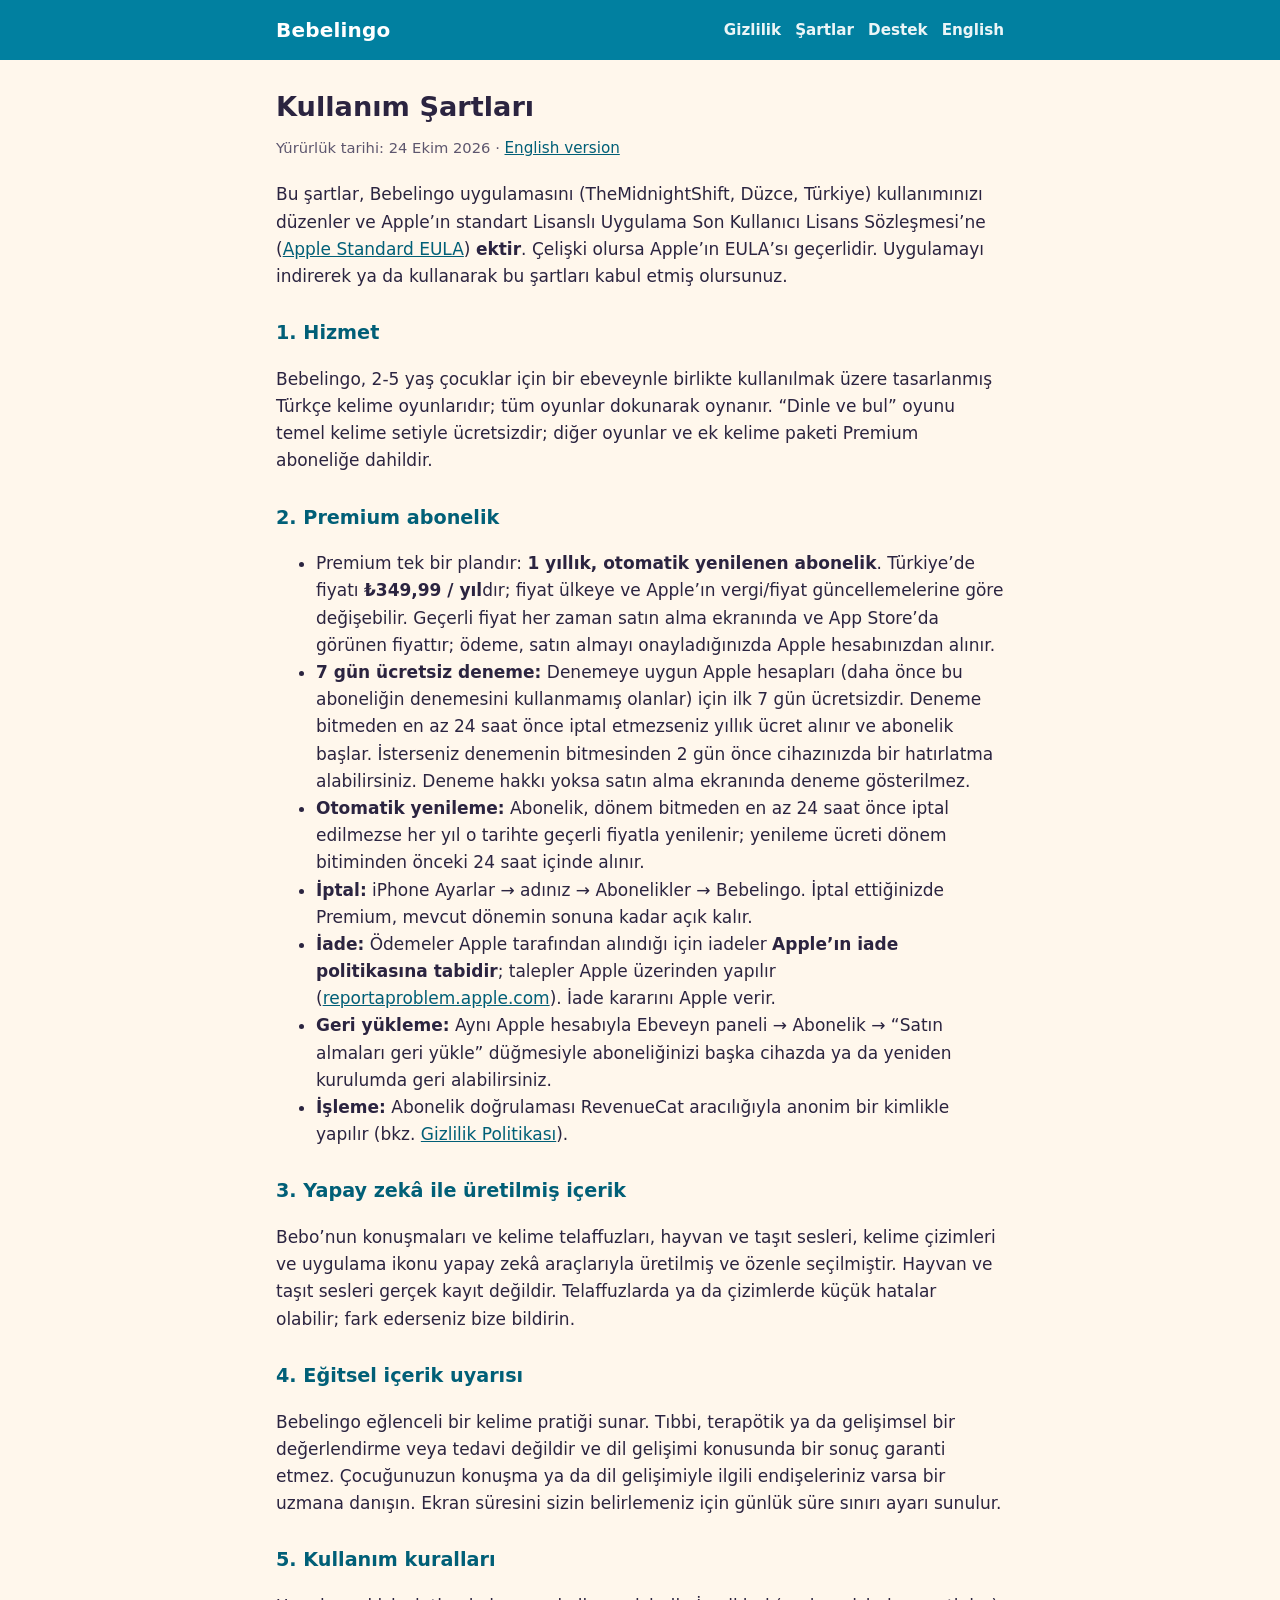
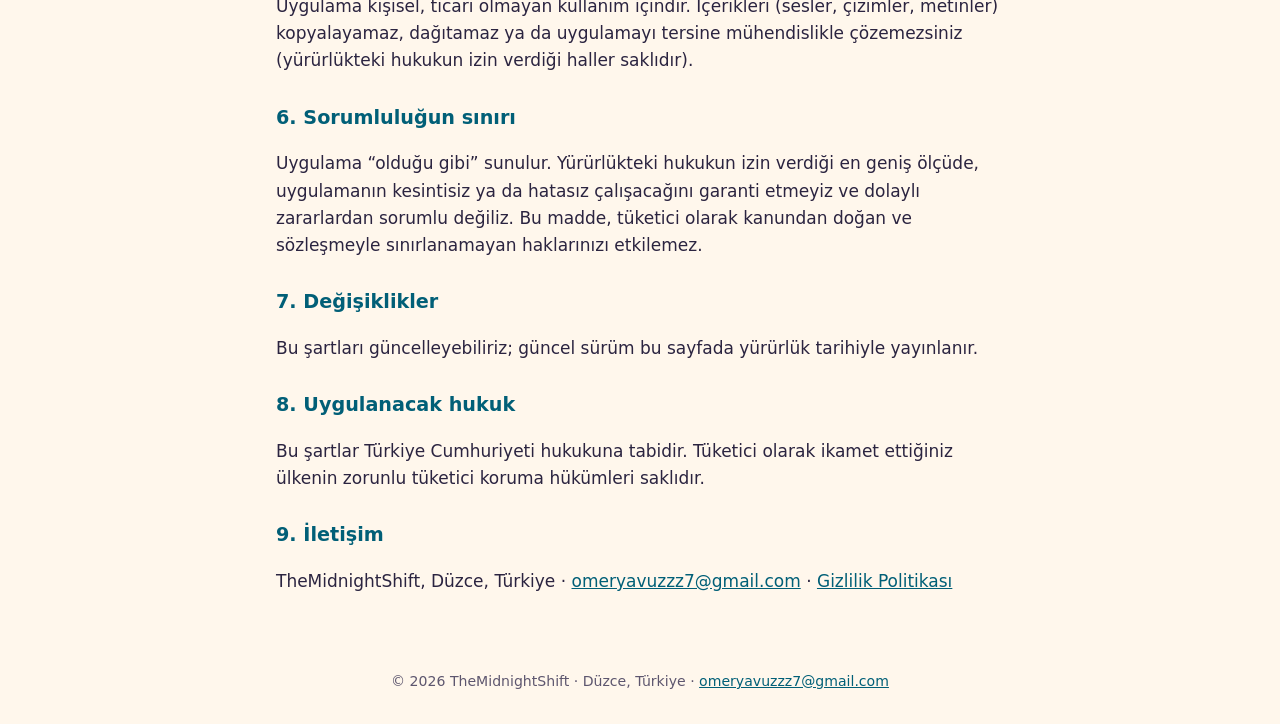
<file: terms.html>
<!doctype html>
<html lang="tr">
<head>
<meta charset="utf-8">
<meta name="viewport" content="width=device-width, initial-scale=1">
<title>Kullanım Şartları · Bebelingo</title>
<meta name="description" content="Bebelingo: 2-5 yaş için Türkçe kelime ve konuşma oyunları. Kullanım Şartları.">
<link rel="stylesheet" href="style.css">
<link rel="icon" href="icon.png">
</head>
<body>
<header><div class="wrap">
<a class="brand" href="index.html">Bebelingo</a>
<nav><a href="privacy.html">Gizlilik</a><a href="terms.html">Şartlar</a><a href="support.html">Destek</a><a href="terms-en.html" hreflang="en">English</a></nav>
</div></header>
<main class="wrap">
<h1>Kullanım Şartları</h1>
<p class="meta">Yürürlük tarihi: 24 Ekim 2026 · <a class="lang" href="terms-en.html" hreflang="en">English version</a></p>

<p>Bu şartlar, Bebelingo uygulamasını (TheMidnightShift, Düzce, Türkiye) kullanımınızı düzenler ve Apple’ın standart Lisanslı Uygulama Son Kullanıcı Lisans Sözleşmesi’ne (<a href="https://www.apple.com/legal/internet-services/itunes/dev/stdeula/">Apple Standard EULA</a>) <strong>ektir</strong>. Çelişki olursa Apple’ın EULA’sı geçerlidir. Uygulamayı indirerek ya da kullanarak bu şartları kabul etmiş olursunuz.</p>

<h2>1. Hizmet</h2>
<p>Bebelingo, 2-5 yaş çocuklar için bir ebeveynle birlikte kullanılmak üzere tasarlanmış Türkçe kelime oyunlarıdır; tüm oyunlar dokunarak oynanır. “Dinle ve bul” oyunu temel kelime setiyle ücretsizdir; diğer oyunlar ve ek kelime paketi Premium aboneliğe dahildir.</p>

<h2>2. Premium abonelik</h2>
<ul>
<li>Premium tek bir plandır: <strong>1 yıllık, otomatik yenilenen abonelik</strong>. Türkiye’de fiyatı <strong>₺349,99 / yıl</strong>dır; fiyat ülkeye ve Apple’ın vergi/fiyat güncellemelerine göre değişebilir. Geçerli fiyat her zaman satın alma ekranında ve App Store’da görünen fiyattır; ödeme, satın almayı onayladığınızda Apple hesabınızdan alınır.</li>
<li><strong>7 gün ücretsiz deneme:</strong> Denemeye uygun Apple hesapları (daha önce bu aboneliğin denemesini kullanmamış olanlar) için ilk 7 gün ücretsizdir. Deneme bitmeden en az 24 saat önce iptal etmezseniz yıllık ücret alınır ve abonelik başlar. İsterseniz denemenin bitmesinden 2 gün önce cihazınızda bir hatırlatma alabilirsiniz. Deneme hakkı yoksa satın alma ekranında deneme gösterilmez.</li>
<li><strong>Otomatik yenileme:</strong> Abonelik, dönem bitmeden en az 24 saat önce iptal edilmezse her yıl o tarihte geçerli fiyatla yenilenir; yenileme ücreti dönem bitiminden önceki 24 saat içinde alınır.</li>
<li><strong>İptal:</strong> iPhone Ayarlar → adınız → Abonelikler → Bebelingo. İptal ettiğinizde Premium, mevcut dönemin sonuna kadar açık kalır.</li>
<li><strong>İade:</strong> Ödemeler Apple tarafından alındığı için iadeler <strong>Apple’ın iade politikasına tabidir</strong>; talepler Apple üzerinden yapılır (<a href="https://reportaproblem.apple.com">reportaproblem.apple.com</a>). İade kararını Apple verir.</li>
<li><strong>Geri yükleme:</strong> Aynı Apple hesabıyla Ebeveyn paneli → Abonelik → “Satın almaları geri yükle” düğmesiyle aboneliğinizi başka cihazda ya da yeniden kurulumda geri alabilirsiniz.</li>
<li><strong>İşleme:</strong> Abonelik doğrulaması RevenueCat aracılığıyla anonim bir kimlikle yapılır (bkz. <a href="privacy.html">Gizlilik Politikası</a>).</li>
</ul>

<h2>3. Yapay zekâ ile üretilmiş içerik</h2>
<p>Bebo’nun konuşmaları ve kelime telaffuzları, hayvan ve taşıt sesleri, kelime çizimleri ve uygulama ikonu yapay zekâ araçlarıyla üretilmiş ve özenle seçilmiştir. Hayvan ve taşıt sesleri gerçek kayıt değildir. Telaffuzlarda ya da çizimlerde küçük hatalar olabilir; fark ederseniz bize bildirin.</p>

<h2>4. Eğitsel içerik uyarısı</h2>
<p>Bebelingo eğlenceli bir kelime pratiği sunar. Tıbbi, terapötik ya da gelişimsel bir değerlendirme veya tedavi değildir ve dil gelişimi konusunda bir sonuç garanti etmez. Çocuğunuzun konuşma ya da dil gelişimiyle ilgili endişeleriniz varsa bir uzmana danışın. Ekran süresini sizin belirlemeniz için günlük süre sınırı ayarı sunulur.</p>

<h2>5. Kullanım kuralları</h2>
<p>Uygulama kişisel, ticari olmayan kullanım içindir. İçerikleri (sesler, çizimler, metinler) kopyalayamaz, dağıtamaz ya da uygulamayı tersine mühendislikle çözemezsiniz (yürürlükteki hukukun izin verdiği haller saklıdır).</p>

<h2>6. Sorumluluğun sınırı</h2>
<p>Uygulama “olduğu gibi” sunulur. Yürürlükteki hukukun izin verdiği en geniş ölçüde, uygulamanın kesintisiz ya da hatasız çalışacağını garanti etmeyiz ve dolaylı zararlardan sorumlu değiliz. Bu madde, tüketici olarak kanundan doğan ve sözleşmeyle sınırlanamayan haklarınızı etkilemez.</p>

<h2>7. Değişiklikler</h2>
<p>Bu şartları güncelleyebiliriz; güncel sürüm bu sayfada yürürlük tarihiyle yayınlanır.</p>

<h2>8. Uygulanacak hukuk</h2>
<p>Bu şartlar Türkiye Cumhuriyeti hukukuna tabidir. Tüketici olarak ikamet ettiğiniz ülkenin zorunlu tüketici koruma hükümleri saklıdır.</p>

<h2>9. İletişim</h2>
<p>TheMidnightShift, Düzce, Türkiye · <a href="mailto:omeryavuzzz7@gmail.com">omeryavuzzz7@gmail.com</a> · <a href="privacy.html">Gizlilik Politikası</a></p>
</main>
<footer>© 2026 TheMidnightShift · Düzce, Türkiye · <a href="mailto:omeryavuzzz7@gmail.com">omeryavuzzz7@gmail.com</a></footer>
</body>
</html>
</file>
<file: style.css>
/* Bebelingo yasal sayfaları: sistem yazı tipi (çevrimdışı çalışır), marka renkleri, mobil uyumlu. */
:root {
  --teal: #0180a0;
  --teal-dark: #015f77;
  --teal-soft: #d9f1f5;
  --cream: #fff7ec;
  --ink: #2b2440;
  --muted: #5d566e;
  --line: #efdcc4;
}
* { box-sizing: border-box; }
html { -webkit-text-size-adjust: 100%; }
body {
  margin: 0;
  background: var(--cream);
  color: var(--ink);
  font: 17px/1.6 ui-rounded, -apple-system, "SF Pro Rounded", system-ui, "Segoe UI", Roboto, sans-serif;
}
header { background: var(--teal); color: #fff; }
header .wrap { display: flex; align-items: center; justify-content: space-between; gap: 12px; padding: 14px 16px; }
header a { color: #fff; text-decoration: none; font-weight: 700; }
header .brand { font-size: 1.25rem; letter-spacing: .2px; }
header nav { display: flex; gap: 14px; flex-wrap: wrap; font-size: .95rem; }
header nav a { font-weight: 600; opacity: .92; }
.wrap { max-width: 760px; margin: 0 auto; padding: 0 16px; }
main.wrap { padding-top: 8px; padding-bottom: 40px; }
h1 { font-size: 1.7rem; line-height: 1.25; margin: 22px 0 6px; }
h2 { font-size: 1.2rem; margin: 28px 0 6px; color: var(--teal-dark); }
h3 { font-size: 1.05rem; margin: 18px 0 4px; }
p, li { color: var(--ink); }
.meta { color: var(--muted); font-size: .92rem; margin: 0 0 14px; }
.lang { display: inline-block; margin: 6px 0 4px; font-size: .95rem; }
a { color: var(--teal-dark); }
.card { background: #fff; border: 1px solid var(--line); border-radius: 16px; padding: 14px 16px; margin: 14px 0; }
.note { background: var(--teal-soft); border-radius: 14px; padding: 12px 14px; }
table { border-collapse: collapse; width: 100%; font-size: .95rem; }
th, td { text-align: left; vertical-align: top; padding: 8px 6px; border-bottom: 1px solid var(--line); }
details { background: #fff; border: 1px solid var(--line); border-radius: 14px; padding: 10px 14px; margin: 10px 0; }
summary { font-weight: 700; cursor: pointer; }
footer { color: var(--muted); font-size: .88rem; padding: 18px 16px 32px; text-align: center; }
.buttons { display: flex; flex-wrap: wrap; gap: 10px; margin: 16px 0; }
.buttons a { background: var(--teal); color: #fff; text-decoration: none; padding: 10px 16px; border-radius: 999px; font-weight: 700; }
</file>
